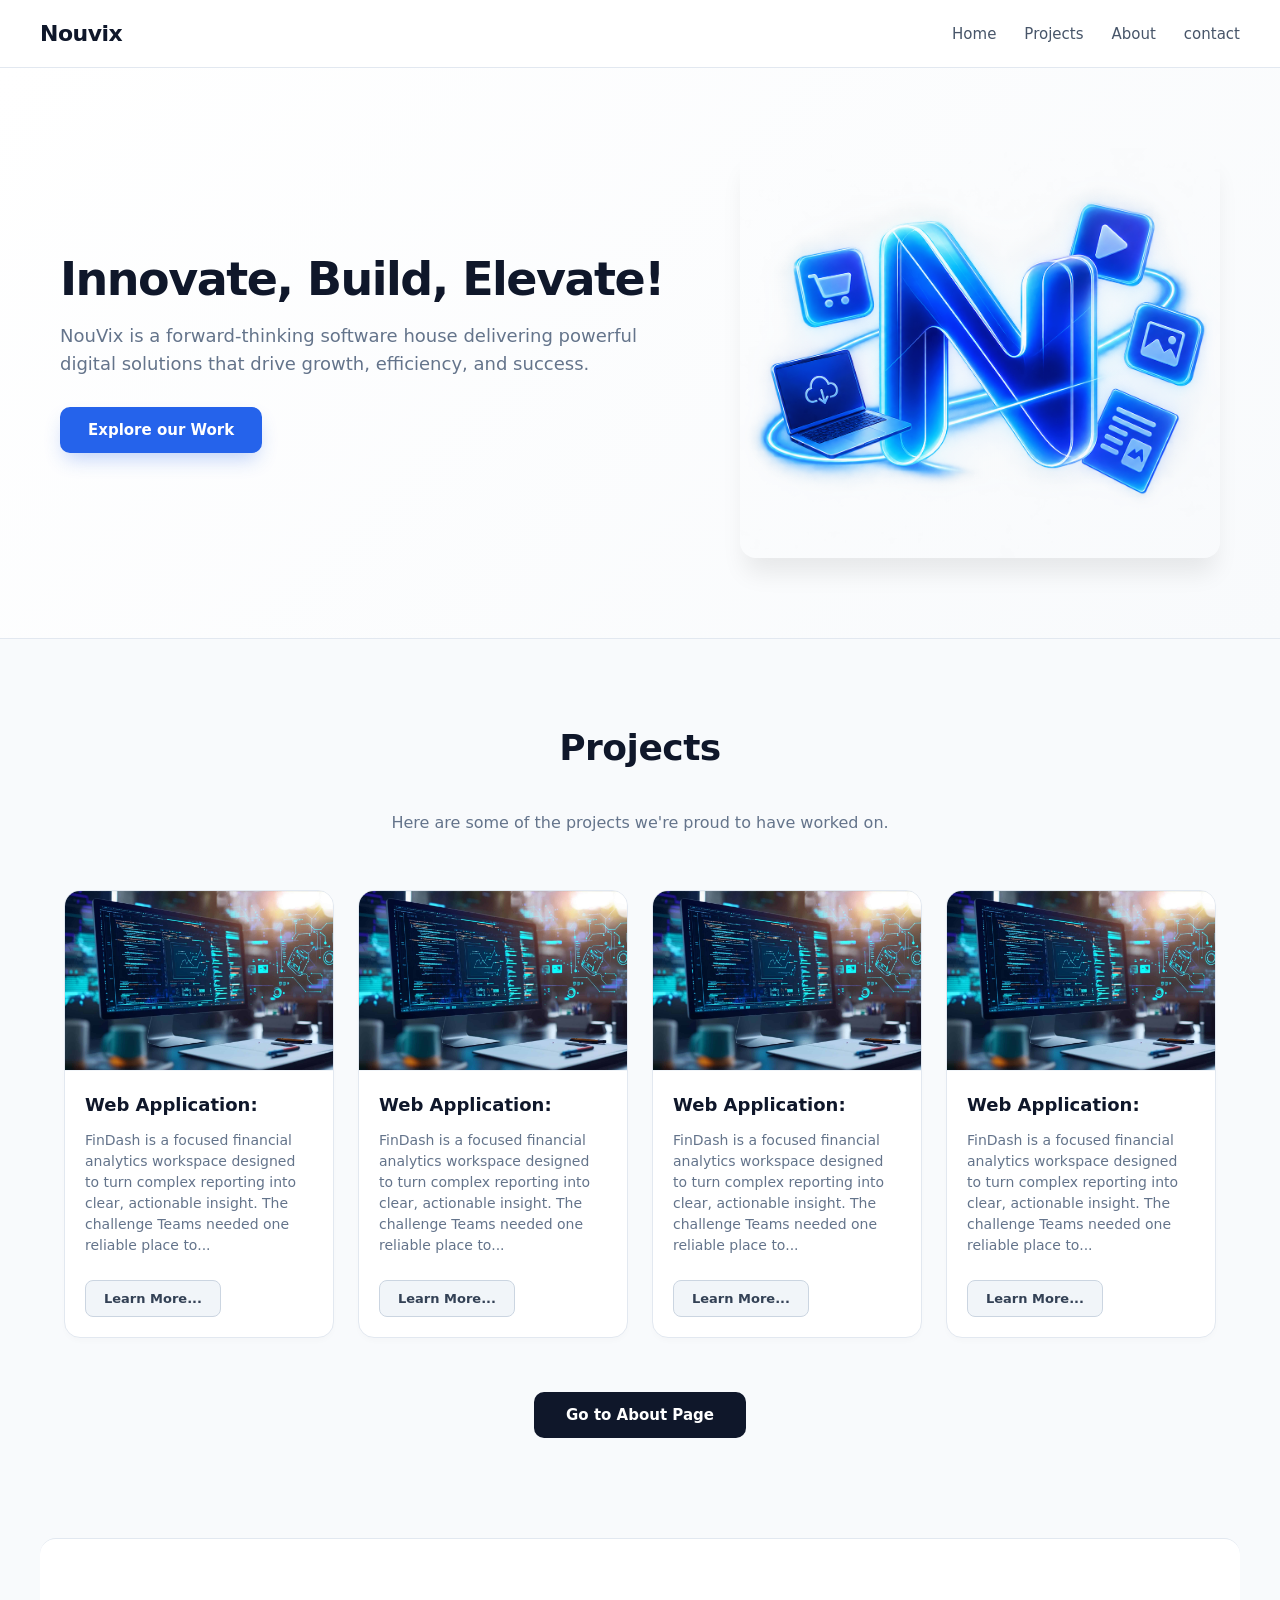
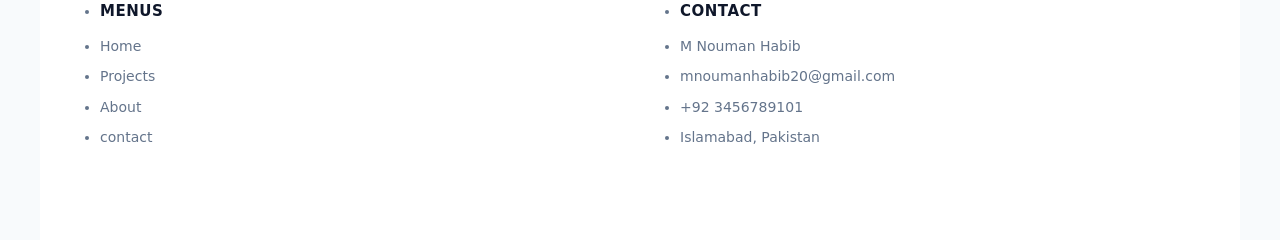
<file: index.html>
<!DOCTYPE html>
<html lang="en">
<head>
    <meta charset="UTF-8">
    <meta name="viewport" content="width=device-width, initial-scale=1.0">
    <title>Home</title>
    <link rel="stylesheet" href="style.css">
</head>
<body>
    <header>
        <a href="index.html">Nouvix</a>
        
        <!-- Mobile Hamburger Menu Button -->
        <button class="menu-toggle" onclick="toggleMenu()">☰</button>
        
        <!-- Navigation Links -->
        <nav class="nav-menu" id="navMenu">
            <a href="index.html">Home</a>
            <a href="projects.html">Projects</a>
            <a href="about.html">About</a>
            <a href="contact.html">contact</a>
        </nav>
    </header>

    <main>
        <!-- Hero Section with Left Content & Right Image -->
        <section class="hero-section">
            <div class="hero-content">
                <h2>Innovate, Build, Elevate!</h2>
                <p>NouVix is a forward-thinking software house delivering powerful digital solutions that drive growth, efficiency, and success.</p>
                <button>Explore our Work</button>
            </div>
            <img src="logo.png" alt="Logo">
        </section>

        <!-- Projects Section -->
        <section class="Projects-Section">
            <h2>Projects</h2>
            <p>Here are some of the projects we're proud to have worked on.</p>
            
            <section class="project1">
                <img src="wb.jpg" alt="Web Application">
                <h5>Web Application:</h5>
                <p>FinDash is a focused financial analytics workspace designed to turn complex reporting into clear, actionable insight. The challenge Teams needed one reliable place to...</p>
                <button>Learn More...</button>
            </section>
            
            <section class="project2">
                <img src="wb.jpg" alt="Web Application">
                <h5>Web Application:</h5>
                <p>FinDash is a focused financial analytics workspace designed to turn complex reporting into clear, actionable insight. The challenge Teams needed one reliable place to...</p>
                <button>Learn More...</button>
            </section>
            
            <section class="project3">
                <img src="wb.jpg" alt="Web Application">
                <h5>Web Application:</h5>
                <p>FinDash is a focused financial analytics workspace designed to turn complex reporting into clear, actionable insight. The challenge Teams needed one reliable place to...</p>
                <button>Learn More...</button>
            </section>
            
            <section class="project5">
                <img src="wb.jpg" alt="Web Application">
                <h5>Web Application:</h5>
                <p>FinDash is a focused financial analytics workspace designed to turn complex reporting into clear, actionable insight. The challenge Teams needed one reliable place to...</p>
                <button>Learn More...</button>
            </section>
            
            <form action="about.html">
                <button type="submit" class="my-button">Go to About Page</button>
            </form>
        </section>
    </main>

    <!-- Footer Section -->
    <footer>
        
        <ul>
            <li><h5>Menus</h5></li>
            <li><a href="index.html">Home</a></li>
            <li><a href="projects.html">Projects</a></li>
            <li><a href="about.html">About</a></li>
            <li><a href="contact.html">contact</a></li>
        </ul>

        
        <ul>
            <li><h5>Contact</h5></li>
            <li>M Nouman Habib</li>
            <li>mnoumanhabib20@gmail.com</li>
            <li>+92 3456789101</li>
            <li>Islamabad, Pakistan</li>
        </ul>
    </footer>

    <!-- JavaScript for Mobile Hamburger Menu Toggle -->
    <script>
        function toggleMenu() {
            var menu = document.getElementById("navMenu");
            menu.classList.toggle("active");
        }
    </script>
</body>
</html>
</file>
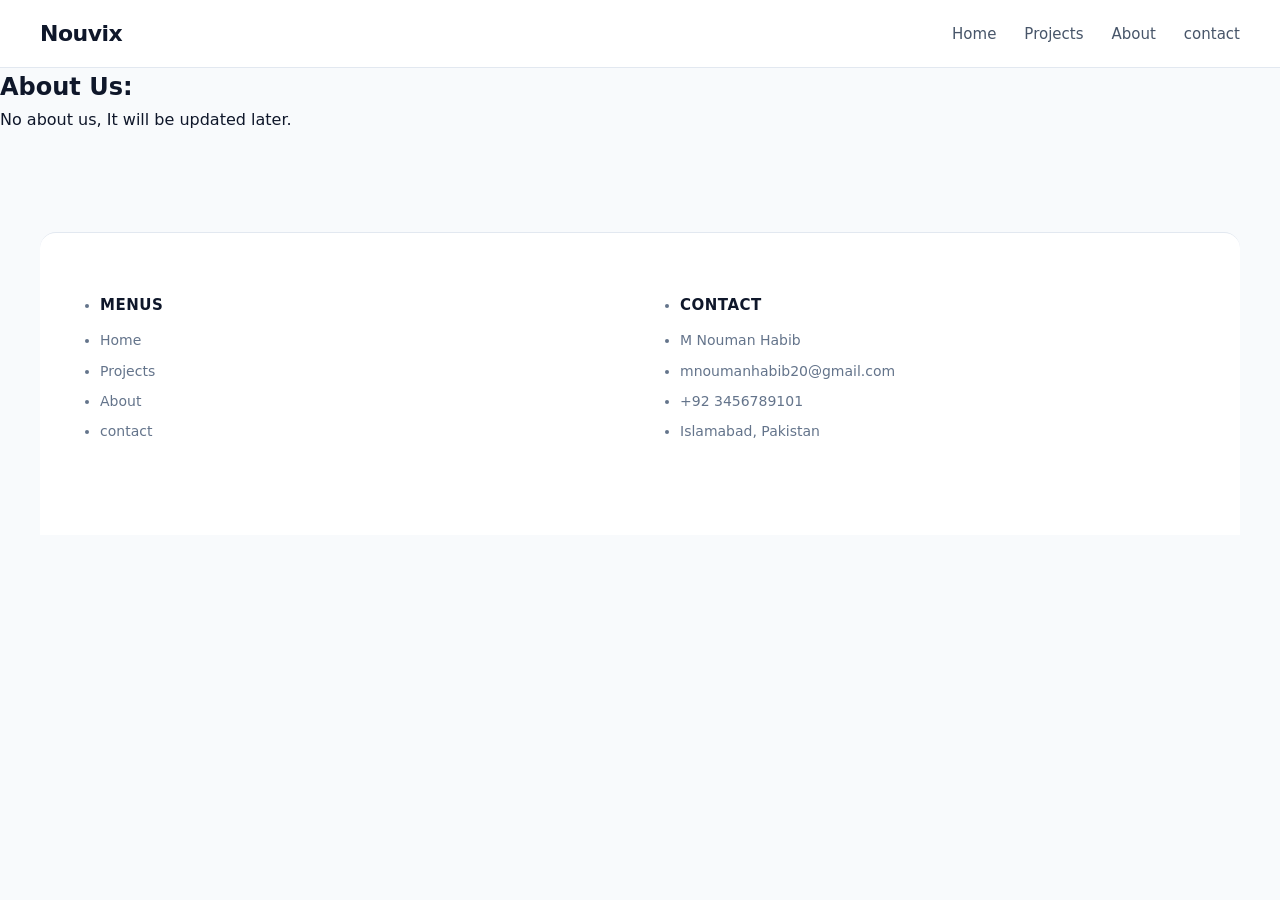
<file: about.html>
<!DOCTYPE html>
<html lang="en">
<head>
    <meta charset="UTF-8">
    <meta name="viewport" content="width=device-width, initial-scale=1.0">
    <title>About</title>
    <link rel="stylesheet" href="style.css">
</head>
<body>
     <header>
        <a href="index.html">Nouvix</a>
        
        <!-- Mobile Hamburger Menu Button -->
        <button class="menu-toggle" onclick="toggleMenu()">☰</button>
     
     
        <!-- Navigation Links -->
        <nav class="nav-menu" id="navMenu">
            <a href="index.html">Home</a>
            <a href="projects.html">Projects</a>
            <a href="about.html">About</a>
            <a href="contact.html">contact</a>
        </nav>
        </header>
        <main>
    <h2>About Us:</h2>
    <p>No about us, It will be updated later.</p>
    </main>
    <footer>
        
        <ul>
            <li><h5>Menus</h5></li>
            <li><a href="index.html">Home</a></li>
            <li><a href="projects.html">Projects</a></li>
            <li><a href="about.html">About</a></li>
            <li><a href="contact.html">contact</a></li>
        </ul>

        
        <ul>
            <li><h5>Contact</h5></li>
            <li>M Nouman Habib</li>
            <li>mnoumanhabib20@gmail.com</li>
            <li>+92 3456789101</li>
            <li>Islamabad, Pakistan</li>
        </ul>
    </footer>

    <!-- JavaScript for Mobile Hamburger Menu Toggle -->
    <script>
        function toggleMenu() {
            var menu = document.getElementById("navMenu");
            menu.classList.toggle("active");
        }
    </script>
</body>
</html>
</file>
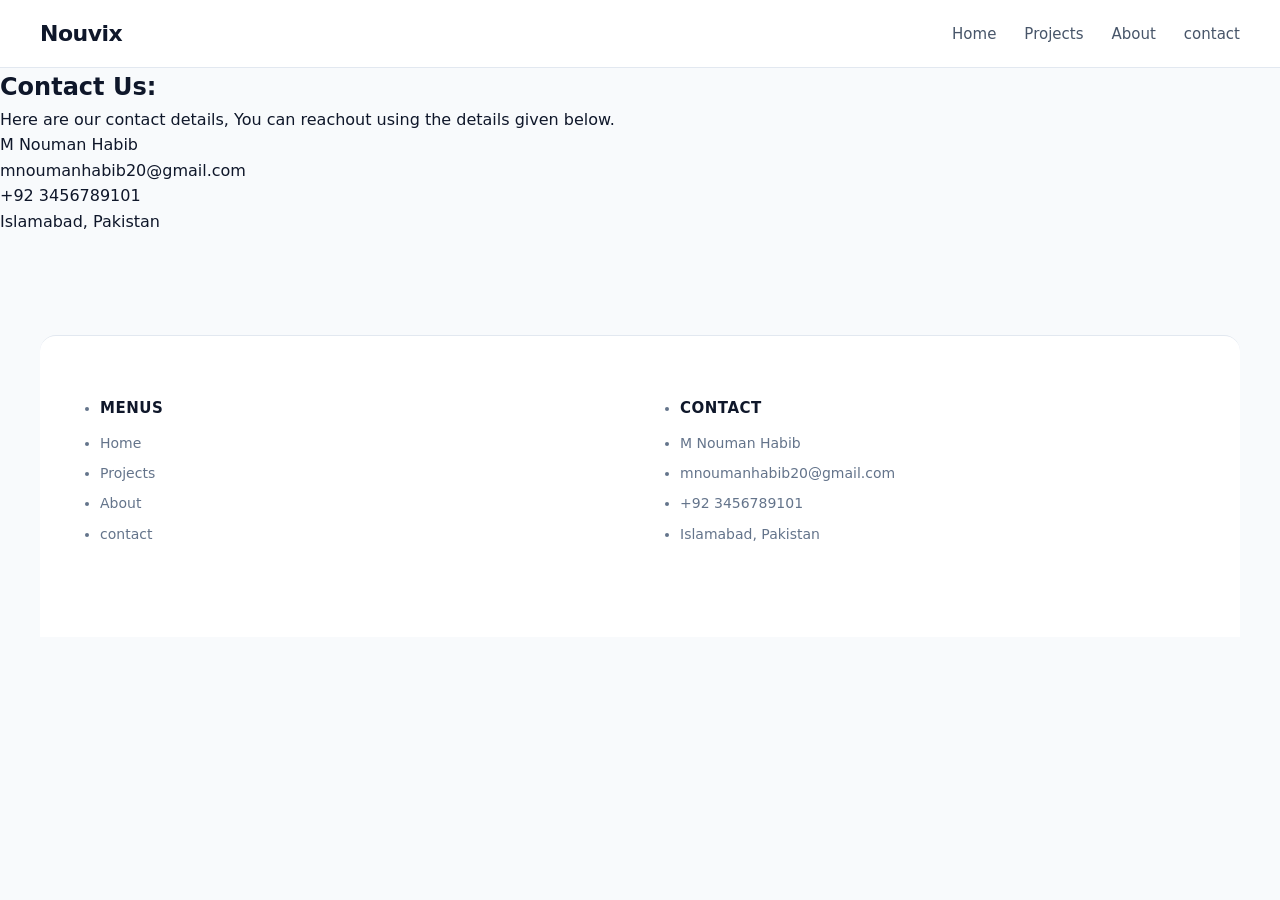
<file: contact.html>
<!DOCTYPE html>
<html lang="en">
<head>
    <meta charset="UTF-8">
    <meta name="viewport" content="width=device-width, initial-scale=1.0">
    <title>Contact</title>
    <link rel="stylesheet" href="style.css">
</head>
<body>
     <header>
        <a href="index.html">Nouvix</a>
        
        <!-- Mobile Hamburger Menu Button -->
        <button class="menu-toggle" onclick="toggleMenu()">☰</button>
        
        <!-- Navigation Links -->
        <nav class="nav-menu" id="navMenu">
            <a href="index.html">Home</a>
            <a href="projects.html">Projects</a>
            <a href="about.html">About</a>
            <a href="contact.html">contact</a>
        </nav>
     </header>
        <main>
    <h2>Contact Us:</h2>
    <p>Here are our contact details, You can reachout using the details given below.</p>
        <p>M Nouman Habib</p>
        <p>mnoumanhabib20@gmail.com</p>
        <p>+92 3456789101</p>
        <p>Islamabad, Pakistan</p>
        </main>
        <footer>
        
        <ul>
            <li><h5>Menus</h5></li>
            <li><a href="index.html">Home</a></li>
            <li><a href="projects.html">Projects</a></li>
            <li><a href="about.html">About</a></li>
            <li><a href="contact.html">contact</a></li>
        </ul>

        
        <ul>
            <li><h5>Contact</h5></li>
            <li>M Nouman Habib</li>
            <li>mnoumanhabib20@gmail.com</li>
            <li>+92 3456789101</li>
            <li>Islamabad, Pakistan</li>
        </ul>
    </footer>

    <!-- JavaScript for Mobile Hamburger Menu Toggle -->
    <script>
        function toggleMenu() {
            var menu = document.getElementById("navMenu");
            menu.classList.toggle("active");
        }
    </script>
</body>
</html>
</file>
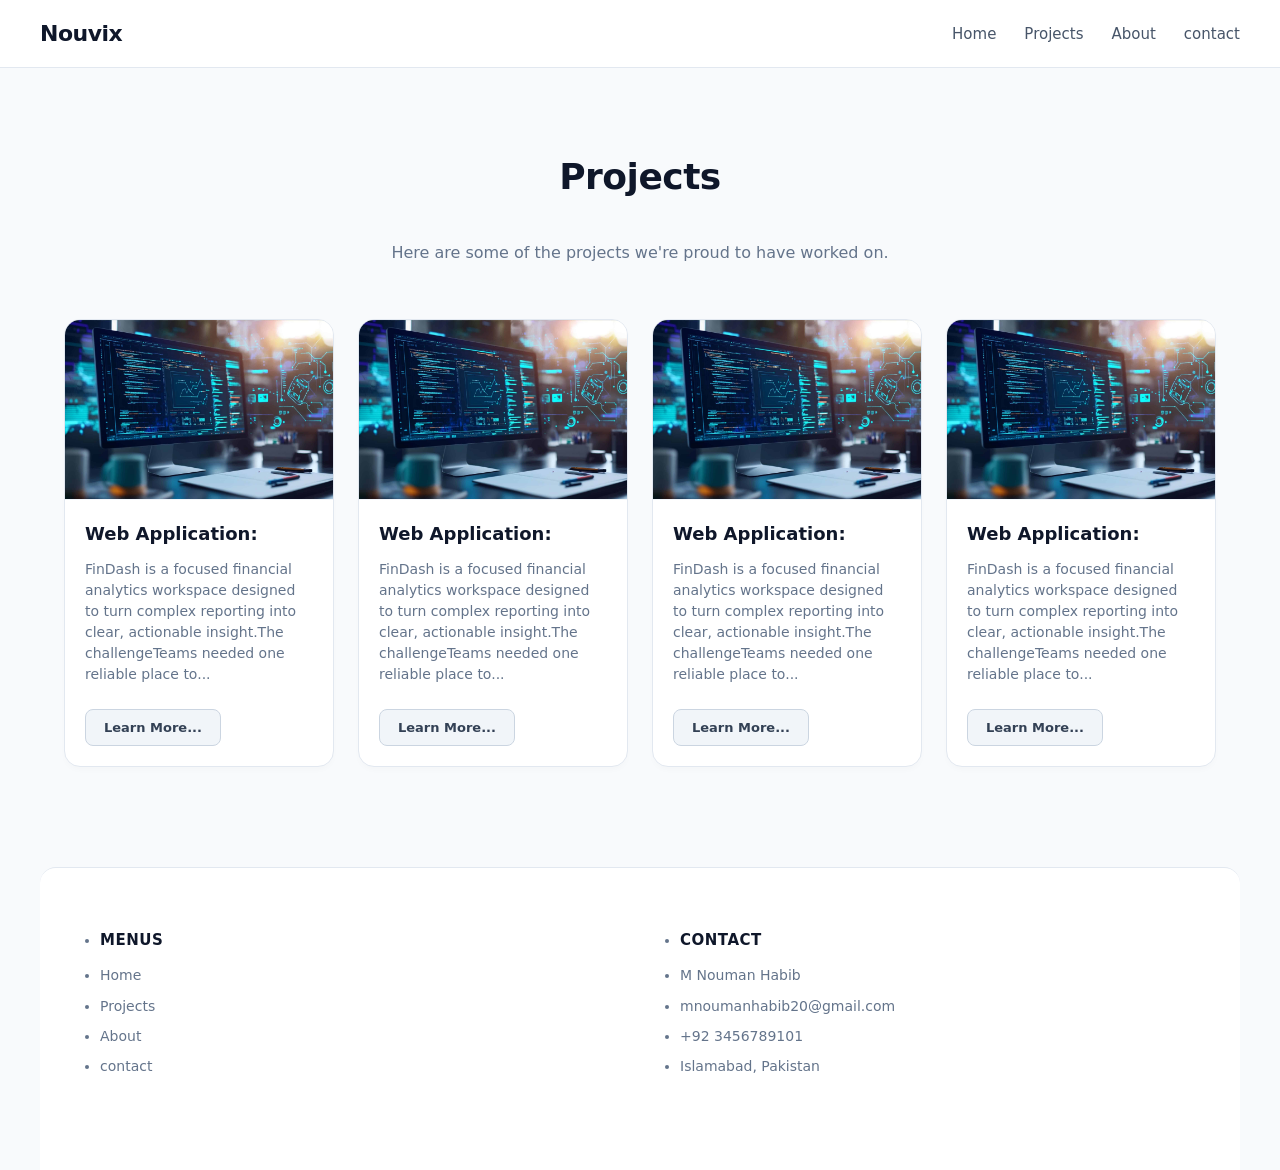
<file: projects.html>
<!DOCTYPE html>
<html lang="en">
<head>
    <meta charset="UTF-8">
    <meta name="viewport" content="width=device-width, initial-scale=1.0">
    <title>Projects</title>
    <link rel="stylesheet" href="style.css">
</head>
<body>
     <header>
        <a href="index.html">Nouvix</a>
        
        <!-- Mobile Hamburger Menu Button -->
        <button class="menu-toggle" onclick="toggleMenu()">☰</button>
        
        <!-- Navigation Links -->
        <nav class="nav-menu" id="navMenu">
            <a href="index.html">Home</a>
            <a href="projects.html">Projects</a>
            <a href="about.html">About</a>
            <a href="contact.html">contact</a>
        </nav>
     </header>
     <main>
    <section class = "Projects-Section">
            <h2>Projects</h2>
            <p>Here are some of the projects we're proud to have worked on.</p>
            <section class="project1">
                <img src="wb.jpg" alt="Web Application">
                <h5>Web Application:</h5>
                <p>FinDash is a focused financial analytics workspace designed to turn complex reporting into clear, actionable insight.The challengeTeams needed one reliable place to...</p>
                <button>Learn More...</button>
            </section>
            <section class="project2">
                <img src="wb.jpg" alt="Web Application">
                <h5>Web Application:</h5>
                <p>FinDash is a focused financial analytics workspace designed to turn complex reporting into clear, actionable insight.The challengeTeams needed one reliable place to...</p>
                <button>Learn More...</button>
            </section>
            <section class="project3">
                <img src="wb.jpg" alt="Web Application">
                <h5>Web Application:</h5>
                <p>FinDash is a focused financial analytics workspace designed to turn complex reporting into clear, actionable insight.The challengeTeams needed one reliable place to...</p>
                <button>Learn More...</button>
            </section>
            <section class="project5">
                <img src="wb.jpg" alt="Web Application">
                <h5>Web Application:</h5>
                <p>FinDash is a focused financial analytics workspace designed to turn complex reporting into clear, actionable insight.The challengeTeams needed one reliable place to...</p>
                <button>Learn More...</button>
            </section>
        </section>
        </main>
        <footer>
        
        <ul>
            <li><h5>Menus</h5></li>
            <li><a href="index.html">Home</a></li>
            <li><a href="projects.html">Projects</a></li>
            <li><a href="about.html">About</a></li>
            <li><a href="contact.html">contact</a></li>
        </ul>

        
        <ul>
            <li><h5>Contact</h5></li>
            <li>M Nouman Habib</li>
            <li>mnoumanhabib20@gmail.com</li>
            <li>+92 3456789101</li>
            <li>Islamabad, Pakistan</li>
        </ul>
    </footer>

    <!-- JavaScript for Mobile Hamburger Menu Toggle -->
    <script>
        function toggleMenu() {
            var menu = document.getElementById("navMenu");
            menu.classList.toggle("active");
        }
    </script>
  </body>
</html>
</file>
<file: style.css>
/* =================================================================
   Global Resets & Modern Typography
   ================================================================= */
* {
  margin: 0;
  padding: 0;
  box-sizing: border-box;
  font-family: 'Inter', system-ui, -apple-system, sans-serif;
}

body {
  background-color: #f8fafc;
  color: #0f172a;
  line-height: 1.6;
  overflow-x: hidden;
}

/* =================================================================
   1. Universal Header & Hamburger Navigation (All Pages)
   ================================================================= */
header {
  position: sticky;
  top: 0;
  z-index: 1000;
  background: rgba(255, 255, 255, 0.95);
  backdrop-filter: blur(12px);
  border-bottom: 1px solid #e2e8f0;
  padding: 16px 40px;
  display: flex;
  align-items: center;
  justify-content: space-between;
}

header > a:first-child {
  font-size: 22px;
  font-weight: 800;
  color: #0f172a;
  letter-spacing: -0.5px;
  text-decoration: none;
}

.nav-menu {
  display: flex;
  align-items: center;
  gap: 28px;
}

.nav-menu a {
  text-decoration: none;
  color: #475569;
  font-weight: 500;
  font-size: 15px;
  transition: color 0.2s ease;
}

.nav-menu a:hover {
  color: #2563eb;
}

/* Hide Hamburger Toggle Button on Desktop */
.menu-toggle {
  display: none;
  background: #f1f5f9;
  border: 1px solid #cbd5e1;
  font-size: 22px;
  padding: 6px 12px;
  border-radius: 8px;
  cursor: pointer;
  color: #0f172a;
  transition: all 0.2s ease;
}

.menu-toggle:hover {
  background: #e2e8f0;
}

/* =================================================================
   2. Hero Section (Index Page Only)
   ================================================================= */
.hero-section {
  background: linear-gradient(135deg, #ffffff 0%, #f8fafc 100%);
  padding: 80px 60px;
  border-bottom: 1px solid #e2e8f0;
  display: flex;
  align-items: center;
  justify-content: space-between;
  gap: 60px;
  max-width: 1300px;
  margin: 0 auto;
}

.hero-content {
  flex: 1;
  display: flex;
  flex-direction: column;
  align-items: flex-start;
  text-align: left;
}

.hero-section h2 {
  font-size: 46px;
  font-weight: 800;
  color: #0f172a;
  letter-spacing: -1.5px;
  margin-bottom: 16px;
  line-height: 1.15;
}

.hero-section p {
  font-size: 18px;
  color: #64748b;
  margin-bottom: 28px;
  line-height: 1.6;
}

.hero-section button {
  background: #2563eb;
  color: white;
  border: none;
  padding: 14px 28px;
  font-size: 15px;
  font-weight: 600;
  border-radius: 10px;
  cursor: pointer;
  box-shadow: 0 10px 20px -5px rgba(37, 99, 235, 0.3);
  transition: all 0.25s ease;
}

.hero-section button:hover {
  background: #1d4ed8;
  transform: translateY(-2px);
  box-shadow: 0 14px 24px -5px rgba(37, 99, 235, 0.4);
}

.hero-section img {
  flex: 1;
  max-width: 480px;
  width: 100%;
  height: auto;
  border-radius: 16px;
  box-shadow: 0 20px 25px -5px rgba(0, 0, 0, 0.08);
}

/* =================================================================
   3. Projects Section (Card Grid Layout for Index & Projects Pages)
   ================================================================= */
.Projects-Section {
  max-width: 1200px;
  margin: 80px auto;
  padding: 0 24px;
  display: grid;
  grid-template-columns: repeat(auto-fit, minmax(260px, 1fr));
  gap: 24px;
}

.Projects-Section > h2,
.Projects-Section > p:first-of-type,
.Projects-Section > form {
  grid-column: 1 / -1;
}

.Projects-Section > h2 {
  font-size: 36px;
  font-weight: 800;
  color: #0f172a;
  text-align: center;
  letter-spacing: -0.5px;
  margin-bottom: 10px;
}

.Projects-Section > p {
  text-align: center;
  color: #64748b;
  font-size: 16px;
  margin-bottom: 30px;
}

.Projects-Section > section {
  background: #ffffff;
  border: 1px solid #e2e8f0;
  border-radius: 16px;
  overflow: hidden;
  display: flex;
  flex-direction: column;
  box-shadow: 0 4px 6px -1px rgba(0, 0, 0, 0.02);
  transition: all 0.3s ease;
}

.Projects-Section > section:hover {
  transform: translateY(-5px);
  box-shadow: 0 20px 25px -5px rgba(0, 0, 0, 0.08);
  border-color: #cbd5e1;
}

.Projects-Section > section img {
  width: 100%;
  height: 180px;
  object-fit: cover;
  border-bottom: 1px solid #f1f5f9;
}

.Projects-Section > section h5,
.Projects-Section > section p,
.Projects-Section > section button {
  margin: 0 20px;
}

.Projects-Section > section h5 {
  font-size: 18px;
  font-weight: 700;
  color: #0f172a;
  margin-top: 20px;
  margin-bottom: 10px;
}

.Projects-Section > section p {
  font-size: 14px;
  color: #64748b;
  margin-bottom: 24px;
  line-height: 1.5;
  flex-grow: 1;
  text-align: left;
}

.Projects-Section > section button {
  background: #f1f5f9;
  color: #334155;
  border: 1px solid #cbd5e1;
  padding: 10px 18px;
  font-size: 13px;
  font-weight: 600;
  border-radius: 8px;
  cursor: pointer;
  transition: all 0.2s ease;
  margin-bottom: 20px;
  align-self: flex-start;
}

.Projects-Section > section button:hover {
  background: #2563eb;
  color: #ffffff;
  border-color: #2563eb;
}

.Projects-Section > form {
  text-align: center;
  margin-top: 30px;
}

.Projects-Section .my-button {
  background: #0f172a;
  color: white;
  border: none;
  padding: 14px 32px;
  font-size: 15px;
  font-weight: 600;
  border-radius: 10px;
  cursor: pointer;
  transition: background 0.2s ease;
}

.Projects-Section .my-button:hover {
  background: #334155;
}

/* =================================================================
   4. Standalone Pages (About & Contact Clean Formatting)
   ================================================================= */
body > h2 {
  max-width: 900px;
  margin: 60px auto 20px auto;
  padding: 0 24px;
  font-size: 36px;
  font-weight: 800;
  color: #0f172a;
  letter-spacing: -0.5px;
}

body > p {
  max-width: 900px;
  margin: 0 auto 16px auto;
  padding: 0 24px;
  font-size: 16px;
  color: #475569;
}

/* Contact specific styling support if multiple paragraphs exist */
body > p + p {
  margin-bottom: 10px;
}

/* =================================================================
   5. Universal Footer Section (All Pages)
   ================================================================= */
footer {
  background: #ffffff;
  border-top: 1px solid #e2e8f0;
  padding: 60px 40px;
  margin-top: 100px;
  max-width: 1200px;
  margin-left: auto;
  margin-right: auto;
  border-radius: 16px 16px 0 0;
  display: grid;
  grid-template-columns: repeat(auto-fit, minmax(240px, 1fr));
  gap: 40px;
}

footer h5 {
  font-size: 15px;
  font-weight: 700;
  color: #0f172a;
  margin-bottom: 12px;
  text-transform: uppercase;
  letter-spacing: 0.5px;
}

footer ul {
  list-style: disc;
  padding-left: 20px;
  margin-bottom: 24px;
}

footer ul li {
  font-size: 14px;
  color: #64748b;
  margin-bottom: 8px;
}

footer ul li a {
  color: #64748b;
  text-decoration: none;
  transition: color 0.2s ease;
}

footer ul li a:hover {
  color: #2563eb;
}

footer p {
  font-size: 14px;
  color: #64748b;
  margin-bottom: 6px;
}

/* =================================================================
   Responsive Mobile Adjustments (Hamburger Menu & Breakpoints)
   ================================================================= */
@media (max-width: 900px) {
  .hero-section {
    flex-direction: column;
    text-align: center;
    padding: 50px 20px;
  }
  
  .hero-content {
    align-items: center;
    text-align: center;
  }
  
  .Projects-Section {
    grid-template-columns: 1fr;
  }
}

@media (max-width: 768px) {
  header {
    padding: 14px 20px;
    flex-wrap: wrap;
  }

  .menu-toggle {
    display: block; /* Show hamburger button on mobile screens */
  }

  .nav-menu {
    display: none; /* Hide navigation links by default on mobile */
    width: 100%;
    flex-direction: column;
    align-items: center;
    gap: 16px;
    padding: 20px 0 10px 0;
    border-top: 1px solid #f1f5f9;
    margin-top: 12px;
  }

  /* Display menu items when JS toggle activates the 'active' class */
  .nav-menu.active {
    display: flex;
  }
}
</file>
